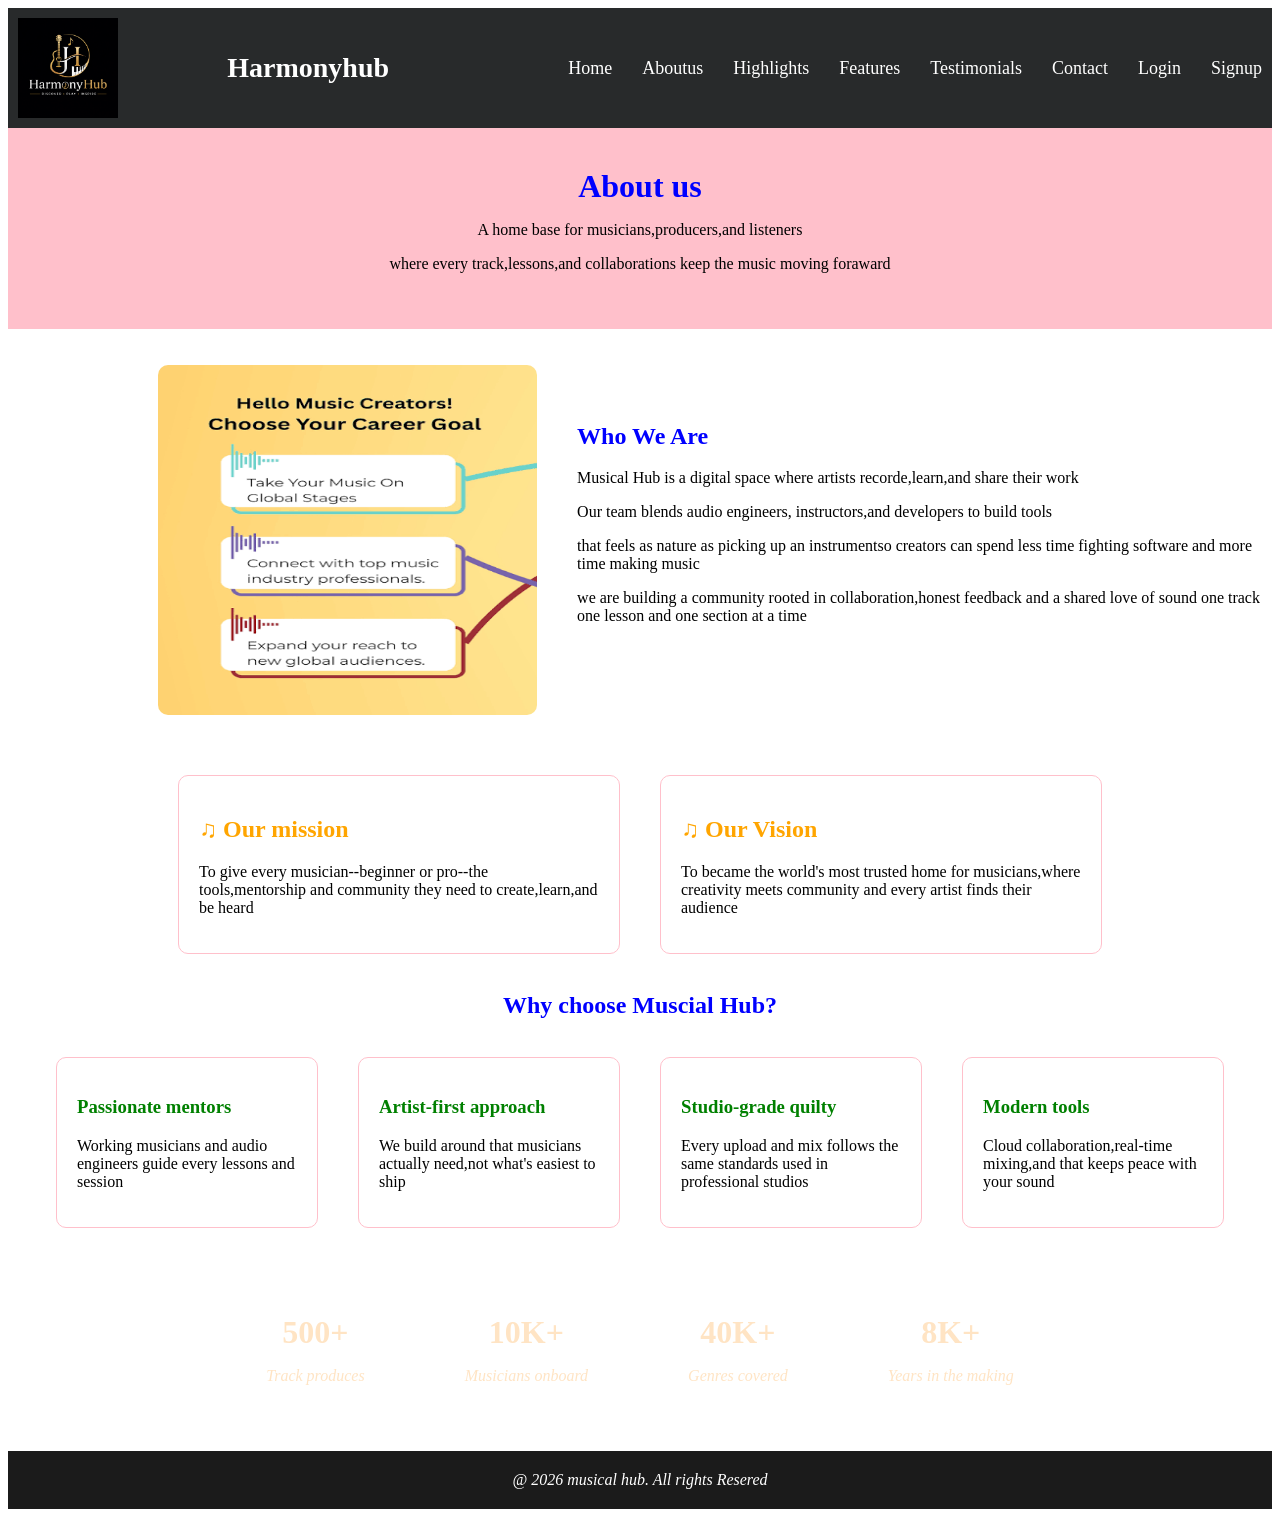
<file: aboutus.html>
<html>
    <head>
        <title>Musical hub</title>
        <style>
            body{
                font-family: Georgia, 'Times New Roman', Times, serif;
            }
            nav{
            background:#282a2b;
            display:flex;
            justify-content:space-between;
            align-items:center;
            padding:10px;
        }

        .logo{
            color:white;
            font-size:28px;
            font-weight:bold;
        }

        nav ul{
            display:flex;
            list-style:none;
        }

        nav ul li{
            margin-left:30px;
        }

        nav ul li a{
            text-decoration:none;
            color:white;
            font-size:18px;
        }

        nav ul li a:hover{
            color:#FFD700;
        }
        .mv-box{
            transition: all 0.3s ease;
            cursor: pointer;
            box-shadow: black;
        }
        .mv-box:hover{
            transform: translateY(-6px);
            box-shadow: 0 8px 20px green;
            border-color: palevioletred;
        }
        .y-box{
            transition: all 0.3s esae;
            cursor: pointer;
            box-shadow: #0A3D62;
        }
        .y-box:hover{
            transform: translateY(-5px);
            box-shadow: 0 8px 20px greenyellow;
            border-color: red;
        }
    
        </style>
    </head>
    <body>



        <nav>
            <div class="logo">
            <img src="HarmonyHub Logo.png" width="100">
</div>

      <div class="logo">Harmonyhub</div>
      <ul>
        <li><a href="index.html">Home</a></li>
           <li><a href="aboutus.html">Aboutus</a></li>
        <li><a href="producthighlights.html">Highlights</a></li>
           <li><a href="features.html">Features</a></li>
        <li><a href="testimonial.html">Testimonials</a></li>
         <li><a href="contact.html">Contact</a></li>
        <li><a href="login.html">Login</a></li>
           <li><a href="signup.html">Signup</a></li>
      </ul>
    </nav>
        <center>
            <div style="background-color: pink; padding: 40px; margin: 0;"><h1 style="color: blue;  margin: 0;">About us</h1>
        <p>A home base for musicians,producers,and listeners</p><p>where every track,lessons,and collaborations keep the music moving foraward</p>
        </div>
    </center>
        <br>
        <br>
        <div style="display: flex; align-items: center; gap: 20px;">
        <img src="hub.png" height="350px" width="500px" alt="image" style="margin-left: 150px; border-radius: 10px; box-shadow: green;">
    <br>
    <br>
    <br>
    <Br>
        <br>
        <div>
        <h2 style="color: blue;">Who We Are</h2>
        <p>Musical Hub is a digital space where artists recorde,learn,and share their work</p>
        <p>Our team blends audio engineers, instructors,and developers to build tools </p>
        <p>that feels as nature as picking up an instrumentso creators can spend 
            less time fighting software and more time making music</p>
        <p>we are building a community rooted in collaboration,honest feedback and a shared love of sound one track one lesson and one section at a time</p>
        <br>
        <br>
        
        </div>
        </div>
        <div style="display: flex; justify-content: center; gap: 40px; flex-wrap: wrap; margin-top: 60px;">
            <div class="mv-box" style="width: 400px; border: 1px solid pink; border-radius: 10px; padding: 20px;">
                <h2 style="color: orange;">&#9835; Our mission</h2>
        <p>To give every musician--beginner or pro--the tools,mentorship and community they need to create,learn,and be heard</p>
        </div>
        <div class="mv-box" style="width: 400px; border: 1px solid pink; border-radius: 10px; padding: 20px;">
                <h2 style="color: orange;"> &#9835; Our Vision</h2>
        <p>To became the world's most trusted home for musicians,where creativity meets community and every artist finds their audience</p>
        </div>
        </div>
        <br>
        <center><h2 style="color: blue;">Why choose Muscial Hub?</h2></center>
        <br>
        <div style="display: flex; justify-content: center; gap: 40px; flex-wrap: wrap; text-align: left;">
            <div  class="y-box" style="width: 220px; border: 1px solid pink; border-radius: 10px; padding: 20px;">
                <h3 style="color: green;">Passionate mentors</h3>
                <p>Working musicians and audio engineers guide every lessons and session</p>
            </div>
             <div  class="y-box" style="width: 220px; border: 1px solid pink; border-radius: 10px; padding: 20px;">
                <h3 style="color: green;">Artist-first approach</h3>
                <p>We build around that musicians actually need,not what's easiest to ship</p>
            </div>
             <div class="y-box" style="width: 220px; border: 1px solid pink; border-radius: 10px; padding: 20px;">
                <h3 style="color: green;">Studio-grade quilty</h3>
                <p>Every upload and mix follows the same standards used in professional studios</p>
            </div>
            <div class="y-box" style="width: 220px; border: 1px solid pink; border-radius: 10px; padding: 20px;">
                <h3 style="color: green;">Modern tools</h3>
                <p>Cloud collaboration,real-time mixing,and that keeps peace with your sound</p>
            </div>
        </div>
        <br>
        <br>
        <div style="background: linear-gradient(120deg,#272727); padding: 50px 20px; display: flex; justify-content: center;gap: 100px; flex-wrap: wrap; text-align: center;">
        <div>
            <h1 style="color: bisque; margin: 0;">500+</h1>
            <p style="color: bisque; font-style: italic;">Track produces</p>

        </div>

        <div>
            <h1 style="color: bisque; margin: 0;">10K+</h1>
            <p style="color: bisque; font-style: italic;">Musicians onboard</p>

        </div>
        <div>
            <h1 style="color: bisque; margin: 0;">40K+</h1>
            <p style="color: bisque; font-style: italic;">Genres covered</p>
</div>
<div>
            <h1 style="color: bisque; margin: 0;">8K+</h1>
            <p style="color: bisque; font-style: italic;">Years in the making</p>
</div>

</div>
<div style="background: #1b1b1b; padding: 20px; text-align: center;">
    <p style="color: white; font-style: italic;margin: 0;">@ 2026 musical hub. All rights Resered</p>
</div>
    

    
        

    </body>
</html>
</file>
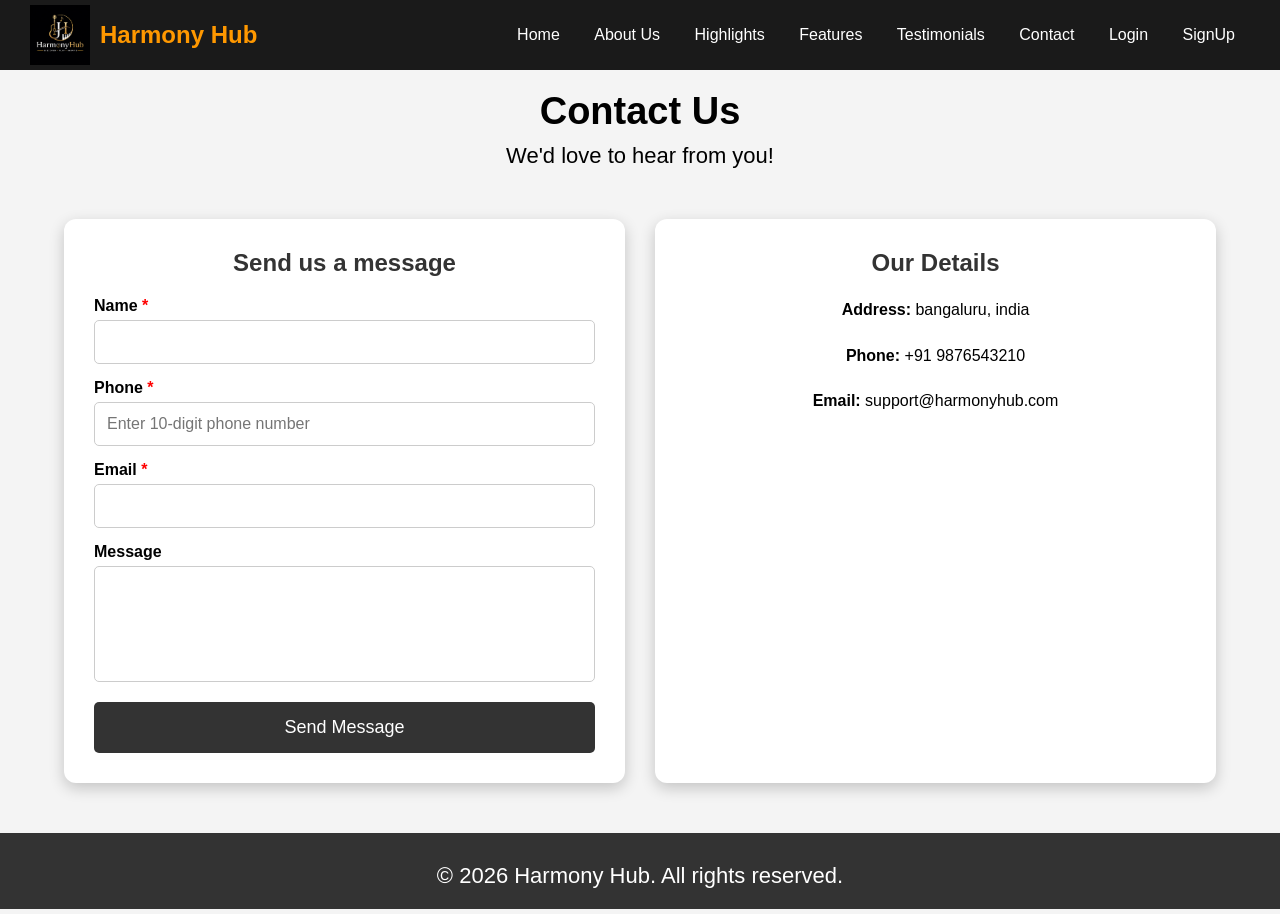
<file: contact.html>
<html>
    <head>
        <meta charset="UTF-8">
        <meta name="viewport" content="width=device-width, initial-scale=1.0">
        <title>Contact Us</title>
        <style>
            *{
                margin: 0;
                padding: 0;
                box-sizing: border-box;
            }
            body{
                font-family: Arial, sans-serif;
                background-color: #f4f4f4;
            }
            header{
                
                padding:0px;
                
                margin-bottom: 20px;
            }
            .navbar{
                background-color: #1a1a1a;
                color:white;
                display: flex;
                justify-content: space-between;
                align-items: center;
                padding: 5px 30px;
                position: sticky;
                top:0;
                z-index: 1000;
                gap:20px;
            }
            
            .menu a{
                color:white;
                text-decoration: none;
                margin: 0 15px;
                font-weight: 500;
            }

            .logo{
                font-size: 24px;
                font-weight: bold;
                color: #ff9800;
                display: flex;
                align-items: center;
                gap:10px;

            }

            .logo img{
                height:60px;
            }

            h1{
                font-size: 38px;
                text-align: center;
            }
            p{
                font-size: 22px;
                margin-top: 10px;
                text-align: center;
            }
            .container{
                width: 90%;
                max-width: 1200px;
                margin: 50px auto;
                display: flex;
                flex-direction: row;
                justify-content: space-between;
                gap: 30px;
                }
            .contact-form{
                width: 50%;
                background:white;
                padding: 30px;
                border-radius: 12px;
                box-shadow: 0 5px 15px rgba(0, 0, 0, 0.2);
            }
            .contact-form h2{
                text-align: center;
                color:#333;
                margin-bottom: 20px;
            }
            label{
                display: block;
                margin-top: 15px;
                font-weight: bold;
            }
            input, textarea{
                width: 100%;
                padding: 12px;
                margin-top: 5px;
                border: 1px solid #ccc;
                border-radius: 5px;
                font-size: 16px;
            }
            textarea{
                resize:none;
            }
            button{
                width: 100%;
                padding: 15px;
                margin-top: 20px;
                background-color: #333;
                color: #fff;
                border: none;
                border-radius: 5px;
                font-size: 18px;
                cursor: pointer;
            }
            button:hover{
                background-color: #555;
            }
            .contact-details{
                width: 50%;
                background:white;
                padding: 30px;
                border-radius: 12px;
                box-shadow: 0 5px 15px rgba(0, 0, 0, 0.2);
            }
            .contact-details h2{
                text-align: center;
                color:#333;
                margin-bottom: 20px;
            }
            .contact-details p{
                font-size: 16px;
                margin-bottom: 20px;
                line-height: 1.6;    
            }
            .contact-details strong{
                font-weight: bold;
            }

            .map{
                width: 100%;
                height: 300px;
                border-radius: 12px;
                margin-top: 20px;
            }
            .map iframe{
                width: 100%;
                height: 100%;
                border: none;
                border-radius: 12px;
            }

            footer{
                background-color: #333;
                color: #fff;
                text-align: center;
                padding: 20px;
                }

        </style>
    </head>
    <body>
        <header>
           <div class="navbar">
           
            <div class="logo">
            <img src="logo.webp" rel="stylesheet"> Harmony Hub </div>
            <div class="menu">
                <a href="index.html">Home</a>
                <a href="aboutus.html"> About Us</a>
                <a href="producthighlights.html">Highlights</a>
                <a href="features.html">Features</a>
                <a href="testimonial.html">Testimonials</a>
                <a href="contact.html">Contact</a>
                <a href="login.html">Login</a>
                <a href="signup.html">SignUp</a>
            </div>
        </div>
  
        </header>
        <h1 class="h1">Contact Us</h1>
            <p class="p">We'd love to hear from you!</p>
        <div class="container">
            <div class="contact-form">
                <h2>Send us a message</h2>
                <form action="submit.html">
                    <label for="name">Name <span style="color: red;">*</span></label>
                    <input type="text" id="name" name="name" required>
                    <label for="phone">Phone <span style="color: red;">*</span></label>
                    <input type="tel" id="phone" name="phone" required pattern="[0-9]{10}" placeholder="Enter 10-digit phone number">
                    <label for="email">Email <span style="color: red;">*</span></label>
                    <input type="email" id="email" name="email" required>
                    <label for="message">Message</label>
                    <textarea id="message" name="message" rows="5"></textarea>
                    <button type="submit">Send Message</button>
                </form>
            </div>
            <div class="contact-details">
                <h2>Our Details</h2>
                <p><strong>Address:</strong> bangaluru, india</p>
                <p><strong>Phone:</strong> +91 9876543210</p>
                <p><strong>Email:</strong> support@harmonyhub.com</p>
                <div class="map">
                    <iframe src="https://www.google.com/maps/embed?pb=!1m18!1m12!1m3!1d3888.1234567890123!2d77.5946!3d12.9716!2m3!1f0!2f0!3f0!3m2!1i1024!2i768!4f13.1!3m3!1m2!1s0x3bae123456789012%3A0x123456789abcdef0!2sBangalore%2C%20Karnataka%2C%20India!5e0!3m2!1sen!2sus!4v1234567890123" allowfullscreen="" loading="fast"></iframe>
            </div>
            </div>
        </div>
        <footer>
            <p>&copy; 2026 Harmony Hub. All rights reserved.</p>
        </footer>
    </body>
</html>
</file>
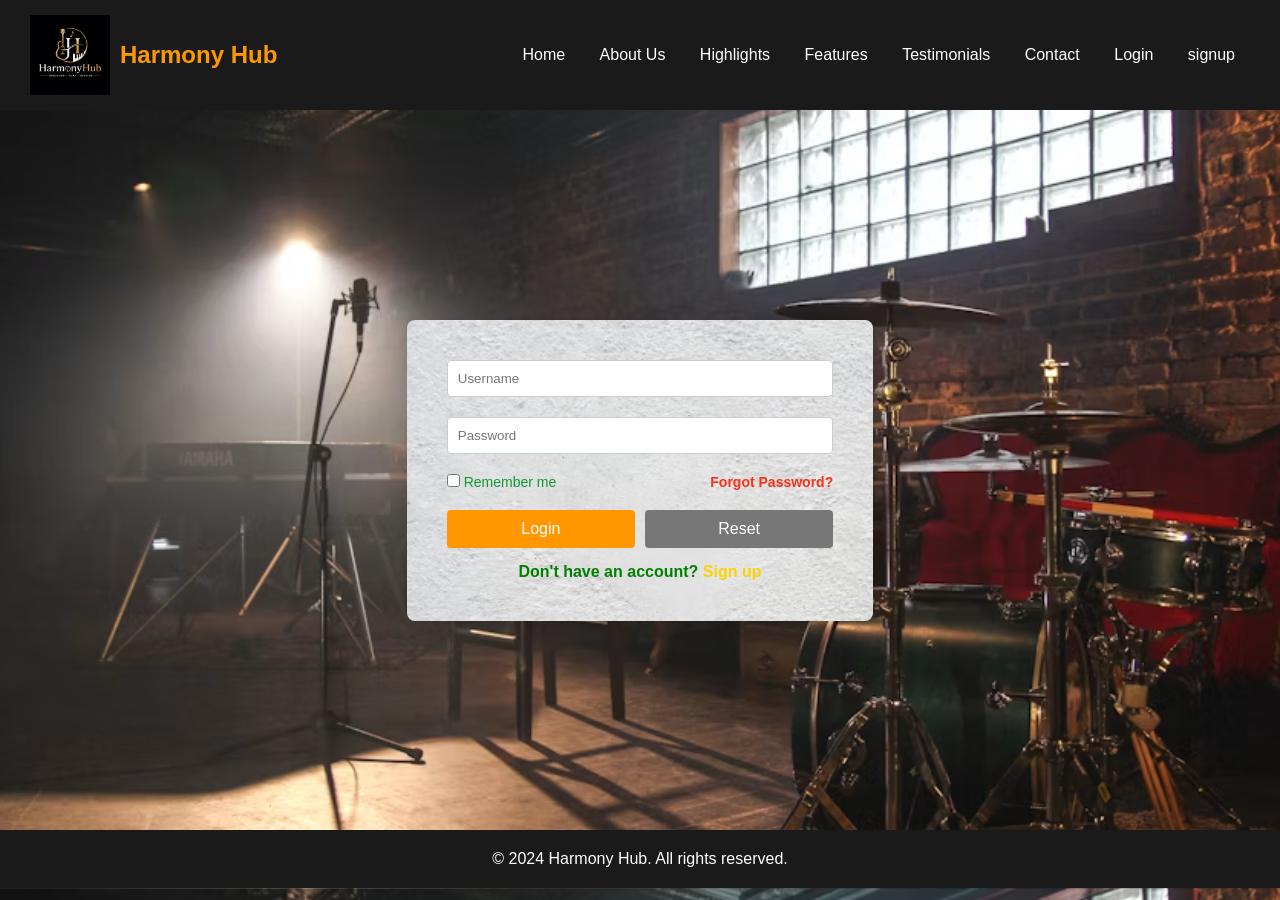
<file: login.html>
<!DOCTYPE html>
<html lang='en'>
<head>
    <meta charset='utf-8'>
    <meta name='viewport' content='width=device-width, initial-scale=1'>
    <title>Page Title</title>
    <style> 
     *{
            margin: 0;
            padding: 0;
            box-sizing: border-box;
        }
        body{
            font-family: Arial, sans-serif;
            background-color: #f4f4f4;
            background-image: url('music.avif');
            background-size: cover;
            background-position: center;
        }
        .login-section{
            display: flex;
            justify-content: center;
            align-items: center;
            height: 80vh;
        }
        form{
            background-color: white;
            background-image: url('music3.avif');
            padding: 40px;
            border-radius: 8px;
            box-shadow: 0 0 10px rgba(0,0,0,0.1);
        }
        input[type="text"], input[type="password"]{
            width: 100%;
            padding: 10px;
            margin-bottom: 20px;
            border: 1px solid #ccc;
            border-radius: 4px;
        }
        button{
            width: 100%;
            padding: 10px;
            background-color: #ff9800;
            border: none;
            color: white;
            font-size: 16px;
            cursor: pointer;
            border-radius: 4px;
        }
        button:hover{
            background-color: #e68900;
        }
        .form-actions{
            display: grid;
            grid-template-columns: 1fr 1fr;
            gap: 10px;
            margin-bottom: 15px;
        }
        .secondary-btn{
            background-color: #777;
        }
        .secondary-btn:hover{
            background-color: #5f5f5f;
        }
        .extra-text{
            text-align: center;
            font-size: 16px;
            font-weight: bold;
            color: green;
            margin-top: 10px;
        }
        .extra-text a{
            color: #f8d406;
            text-decoration: none;
        }
        .extra-text a:hover{
            text-decoration: underline;
        }
        footer{
                text-align:center;
                padding:20px 0;
                background-color:#1a1a1a;
                color:white;
     }
.navbar{
                background-color: #1a1a1a;
                color:white;
                display: flex;
                justify-content: space-between;
                align-items: center;
                padding: 15px 30px;
                position: sticky;
                top:0;
                z-index: 1000;
                gap:20px;
            }
            .remember-me{
                display: flex;
                justify-content: space-between;
                align-items: center;
                font-size: 14px;
                margin-bottom: 20px;
                color: #129934;
            }
            .forgot-password{
                color: #f83319;
                font-weight: bold;
                text-decoration: none;
                font-size: 14px;
            }
            
            .menu a{
                color:white;
                text-decoration: none;
                margin: 0 15px;
                font-weight: 500;
            }

            .logo{
                font-size: 24px;
                font-weight: bold;
                color: #ff9800;
                display: flex;
                align-items: center;
                gap: 10px;
            }
            .logo img{
                width: 80px;
                height: 80px;
            }
            .img{
                width:100%;
                height:100%;
                object-fit:cover;
            }
            

    </style>
</head>
<body >
    <div class="navbar" >
            <div class="logo"><img src="logo1.png" alt="Logo">Harmony Hub</div>
            <div class="menu">
                <a href="index.html">Home</a>
                <a href="aboutus.html"> About Us</a>
                <a href="producthighlights.html">Highlights</a>
                <a href="features.html">Features</a>
                <a href="testimonial.html">Testimonials</a>
                <a href="contact.html">Contact</a>
                <a href="login.html">Login</a>
                <a href="signup.html">signup</a>
            </div> 
            </div>
            <section class="login-section">
                <form>
                    <input type="text" placeholder="Username" required>
                    <input type="password" placeholder="Password" required>
                    <div class="remember-me">
               
                        <label> <input type="checkbox" id="remember"> Remember me</label>
                        <a href="signup.html" class="forgot-password">Forgot Password?</a>

                    </div>
                    <div class="form-actions">
                        <button type="submit">Login</button>
                        <button type="reset" class="secondary-btn">Reset</button>
                    </div>
                    <div class="extra-text">
                        Don't have an account? <a href="signup.html">Sign up</a>
                    </div>
                </form>
            </section>
            <footer>
                <p>&copy; 2024 Harmony Hub. All rights reserved.</p>
            </footer>
</body>
</html>
</file>
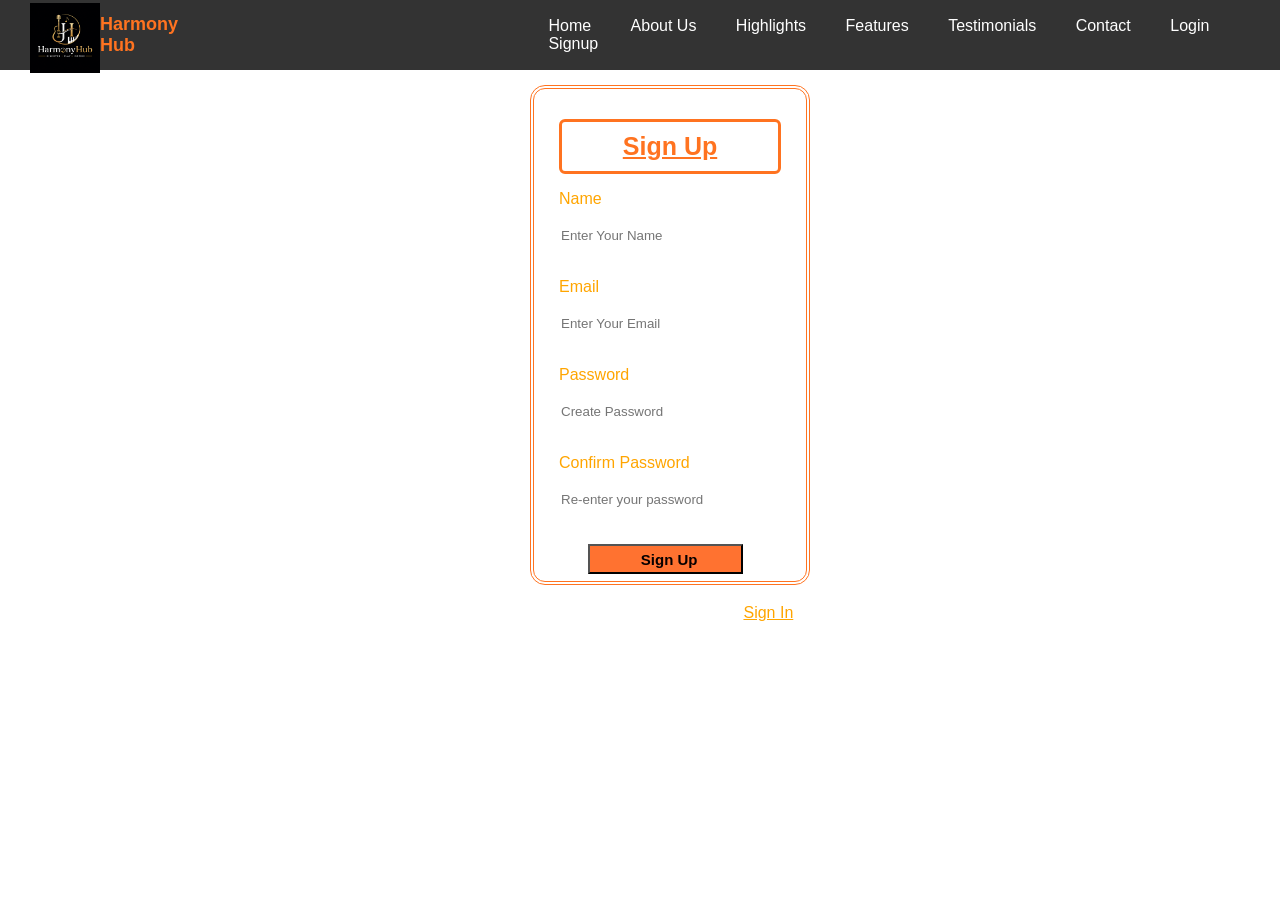
<file: signup.html>
<!DOCTYPE html>
<html lang="en">
    <head>
        <meta charset="UTF-8">
        <meta name="viewport" content="wdth=device-width, initial-scale=1.0">
        <title>HarmonyHub</title>
    </head>
    <style>
        body{
            margin: 0px;
            padding: 0px;
            background: url(https://img.magnific.com/free-photo/drum-kit-dark-background-with-stage-lighting-copy-space_169016-13944.jpg?semt=ais_hybrid&w=740&q=80);
            background-position: center;
            background-size: cover;
            height: 80vh;
            font-family: Arial;
        }

        .signup{
            width: 280px;
            height: 500px;
            background: transparent;
            border: double 4px #ff7320;
            backdrop-filter: blur(20px);
            color: orange;
          
            position: absolute;
           margin-top: 600px;
              margin-left: 500px;
            box-sizing: border-box;
            padding: 30px 25px;
            border-radius: 15px;
        }

        h1{
            padding: 20px;
            text-align: center;
            font-size: 25px;
            color: #ff7320;
            font-weight: bold;
        }

        .h11{
            margin-top: -40px;
            text-decoration: underline;
            border: solid 2px #ff7320;
            border-width: 3px;
        }

        .signup h1{
            background-color: none;
            border-radius: 6px;
            margin: 0px;
            padding: 10px;
        }

        .signup input{
            width: 100%;
            margin-bottom: 14px;
               border: none;
            border-bottom: 2px solid #fff;
            background: transparent;
            color: #fff;
            height: 20px;
        }

  

        .btn{
                font-size: 15px;
            font-weight: 600;
            color:#070000;
            background-color:#ff7230;
            padding-left: 13px;
            height: 30px;
            width: 70%;
            margin-left: 29px;
        }

        .btn:hover{
            animation: 0.4 ease-in-out;
        }

        .i1:hover{
            color: #ff7320;
            background: transparent;
            border-bottom: 2px solid orange;
            border-right: 2px solid orange;
            border-left: 2px solid orange;
            border-bottom-left-radius:4px ;
            border-bottom-right-radius:4px ;
        }
            .i2:hover{
            color: #ff7320;
            background: transparent;
            border-bottom: 2px solid orange;
            border-right: 2px solid orange;
            border-left: 2px solid orange;
            border-bottom-left-radius:4px ;
            border-bottom-right-radius:4px ;
        }

            .i3:hover{
            color: #ff7320;
            background: transparent;
             border-bottom: 2px solid orange;
            border-right: 2px solid orange;
            border-left: 2px solid orange;
            border-bottom-left-radius:4px ;
            border-bottom-right-radius:4px ;
        }

            .i4:hover{
            color: #ff7230;
            background: transparent;
             border-bottom: 2px solid orange;
            border-right: 2px solid orange;
            border-left: 2px solid orange;
            border-bottom-left-radius:4px ;
            border-bottom-right-radius:4px ;
        }

        .bottom-text{
            color: white;
            margin-top: 30px;
            margin-right: -70px;
            margin-left: -10px;
        }

        a{
            color: orange;
            margin-bottom: -40px;
            padding-left: 5px;
        }

        .navbar{
            
                background-color: #333333;
                color:white;
                display: flex;
                justify-content: space-between;
                align-items: center;
                padding: 15px 30px;
                position: sticky;
                top:0;
                z-index: 1000;
                gap:20px;
                height: 40px;
            }
            
            .menu a{
                color:white;
                text-decoration: none;
                margin: 0 15px;
                font-weight: 500;
            }

            
           .logo img{
                padding-top: 10px;
                width: 70px ;
                height: 70px;
                margin-right: -20px;
                color: #ff7320;
            }

            .logoname{
               margin-right: 300px;
              font-size: 18px;
               color: #ff7320;
               font-weight: bold;
            }

            input.error{
                border-bottom: 2px dotted red !important;
            }

            .menu a:hover{
                color: #ff7230;

            }

    </style>
    <body>
         <div class="navbar">
            <div class="logo"> 
                <img src="harmonyhubimg.png"> </div><div class="logoname"><p class="p1">Harmony Hub</p></div>
            <div class="menu">
                <a href="index.html">Home</a>
                <a href="aboutus.html"> About Us</a>
                <a href="producthighlights.html">Highlights</a>
                <a href="features.html">Features</a>
                <a href="testimonial.html">Testimonials</a>
                <a href="contact.html">Contact</a>
                <a href="login.html">Login</a>
                <a href="signup.html">Signup</a>
            </div>
       
        <div class="signup">
            <h1 class="h11">Sign Up </h1>
            <form class="frm" id="signupform" onsubmit="return validateForm()">
                <p>Name</p>
                <input class="i1" type="text" id="name" name="" placeholder="Enter Your Name" required>
                 <p>Email</p>
                <input class="i2" type="email" id="email" name="" placeholder="Enter Your Email" required>
                 <p>Password</p>
                <input class="i3" type="password" id="password" name="" placeholder="Create Password" required>
                 <p>Confirm Password</p>
                <input class="i4" type="password" id="confirmPassword" name="" placeholder="Re-enter your password" required><br>
                <br>
                <button type="submit" class="btn" value="SignUp">Sign Up</button><br>
                
                    <div class="bottom-text"> Already have an account? <a href="login.html">Sign In</a>
              </div>  
                  </form>
                  <script>
                    function validateForm(){

                        let name=document.getElementById("name");
                        let email=document.getElementById("email");
                        let password=document.getElementById("password");
                        let confirmPassword=document.getElementById("confirmPassword");

                        let isValid=true;

                        name.classList.remove("error");
                           email.classList.remove("error");
                              password.classList.remove("error");
                                 confirmPassword.classList.remove("error");
                    
                                 if(name.value.trim()===""){
                                    alert("Enter your name");
                                    name.classList.add("error");
                                    isValid=false;
                                 }

                                  if(email.value.trim()===""){
                                    alert("Enter your email");
                                    email.classList.add("error");
                                    isValid=false;
                                 }

                                  if(password.value.trim()===""){
                                    alert("Enter your password");
                                    password.classList.add("error");
                                    isValid=false;
                                 }

                                  if(confirmPassword.value.trim()===""){
                                    alert("Re-enter your confirmpassword ");
                                    confirmPassword.classList.add("error");
                                    isValid=false;
                                 }

                                 if(isValid ===false){
                                  return false;
                    }

                                 if(password.value !== confirmPassword.value){
                                    alert("Both the passwords are not same!");
                                    password.classList.add("error");
                                     confirmPassword.classList.add("error");
                                     confirmPassword.value="";
                                     return false;
                                 }

                                 alert("Sign Up Successful!");
                                 return true;

                                }

                  </script>
                  
 
        </div>
    </body>
    
</html>
</file>
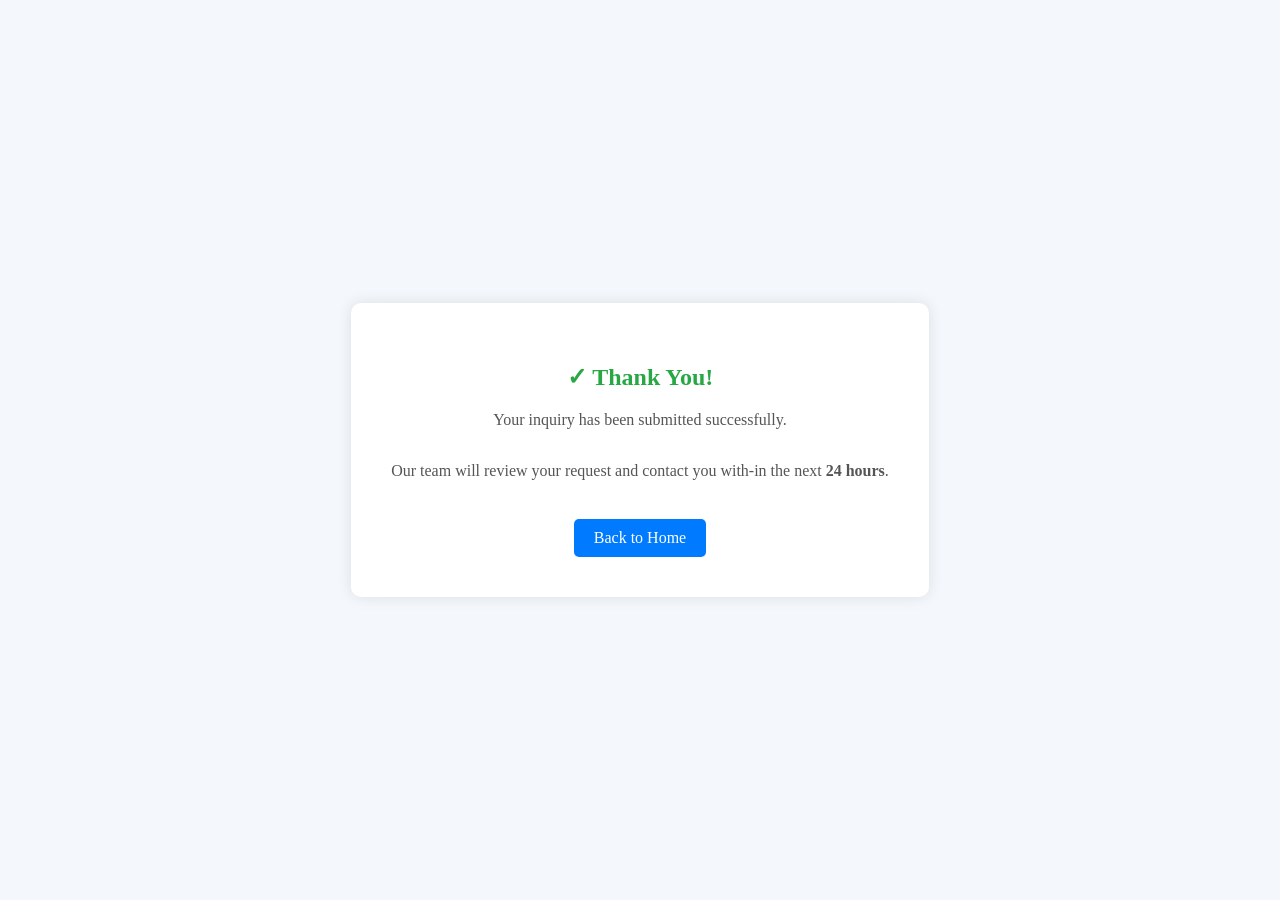
<file: submit.html>
<html>
<head>
    <meta charset="UTF-8">
    <meta name="viewport" content="width=device-width, initial-scale=1.0">
    <title>Inquiry Submitted</title>

    <style>
        body{
            font-family: Georgia, 'Times New Roman', Times, serif;
            background:#f4f7fc;
            display:flex;
            justify-content:center;
            align-items:center;
            height:100vh;
            margin:0;
        }

        .message-box{
            background:#fff;
            padding:40px;
            border-radius:10px;
            box-shadow:0 0 15px rgba(0,0,0,0.1);
            text-align:center;
            max-width:500px;
        }

        h2{
            color:#28a745;
            margin-bottom:15px;
        }

        p{
            color:#555;
            font-size:16px;
            line-height:1.6;
        }

        .button{
            display:inline-block;
            margin-top:20px;
            padding:10px 20px;
            background:#007BFF;
            color:#fff;
            text-decoration:none;
            border-radius:5px;
        }

        .button:hover{
            background:#0056b3;
        }
    </style>
</head>
<body>

<div class="message-box">
    <h2>✓ Thank You!</h2>

    <p>
        Your inquiry has been submitted successfully.
        <br><br>
        Our team will review your request and contact you with-in the next <strong>24 hours</strong>.
    </p>

    <a href="index.html" class="button">Back to Home</a>
</div>

</body>
</html>
</file>
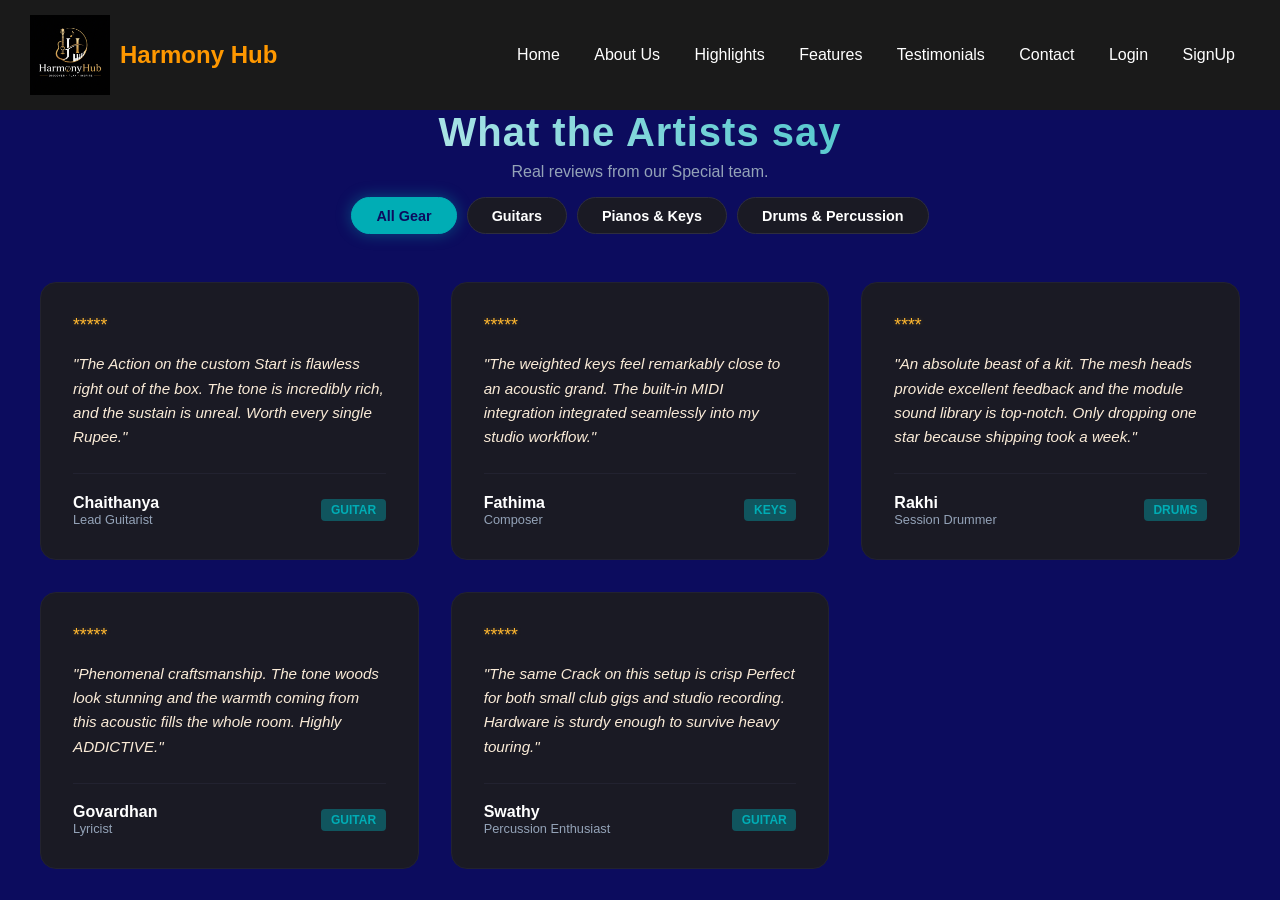
<file: testimonial.html>
<!DOCTYPE html>
<html lang="en">
    <head>
        <meta charset="UTF-8">
        <meta name="viewport" content="device-width, initial-scale=1.0">
        <title>Team Reviews |  SoundWave Instruments</title>
        <style>


            :root {
                --bg-color: #0c0c5e;
                --card-bg: #1a1a24;
                --accent-gold: #ffb830;
                --accent-neon: #00adb5;
                --text-main: #ffffff;
                --text-muted: #94a3b8;
            }

            * {
                margin: 0;
                padding: 0;
                box-sizing: border-box;
                font-family: 'Poppins', sans-serif;
            }

            body {
                background-color: var(--bg-color);
                color: var(--text-main);
                min-height: 100vh;
                padding: 2rem 1rem;
                margin: 0;
                padding: 0;
            }

            .navbar{
                background-color: #1a1a1a;
                color:white;
                display: flex;
                justify-content: space-between;
                align-items: center;
                padding: 15px 30px;
                position: sticky;
                top:0;
                z-index: 1000;
                gap:20px;
                width: 100%;
            }
            
            .menu a{
                color:white;
                text-decoration: none;
                margin: 0 15px;
                font-weight: 500;
            }

            .logo{
                font-size: 24px;
                font-weight: bold;
                color: #ff9800;
                display: flex;
                align-items: center;
                gap:10px;

            }

            .logo img{
                height:80px;
            }

           
           

            .container {
                max-width: 1200px;
                margin: 0 auto;
            }

            header {
                text-align: center;
                margin-bottom: 1rem;
            }

            header h1 {
                font-size: 2.5rem;
                font-weight: 700;
                letter-spacing: 1px;
                margin-bottom: 0.5rem;
                background: linear-gradient(45deg, var(--text-main), var(--accent-neon));
                -webkit-background-clip: text;
                -webkit-text-fill-color: transparent;
            }

            header p {
                color: var(--text-muted);
                font-size: 1rem;
            }

            .filter-controls {
                display: flex;
                justify-content: center;
                gap: 10px;
                margin-bottom: 3rem;
                flex-wrap: wrap;
            }

            .filter-label {
                padding: 0.6rem 1.5rem;
                background: var(--card-bg);
                border: 1px solid #2e2e3e;
                border-radius: 30px;
                cursor: pointer;
                transition: all 0.3s ease;
                font-size: 0.9rem;
                font-weight: 600;
            }

            .filter-label-hover {
                border-color: var(--accent-neon);
                color: var(--accent-neon);
            }

            input[type="radio"] {
                display: none;
            }

            #all:checked ~ .filter-controls label[for="all"],
            #guitars:checked ~ .filter-controls label[for="guitars"],
            #pianos:checked ~ .filter-controls label[for="pianos"],
            #drums:checked ~ .filter-controls label[for="drums"] {
                background: var(--accent-neon);
                color: var(--bg-color);
                border-color: var(--accent-neon);
                box-shadow: 0 0 15px rgba(0, 173, 181, 0.4);
            }

            #guitars:checked ~ .testimonials-grid .testimonials-card:not(.cat-guitars),
            #pianos:checked ~ .testimonials-grid .testimonials-card:not(.cat-pianos),
            #drums:checked ~ .testimonials-grid .testimonials-card:not(.cat-drums) {
                display: none;
            }

            .testimonials-grid {
                display: grid;
                grid-template-columns: repeat(auto-fill, minmax(320px, 1fr));
                gap: 2rem;
            }

            .testimonial-card {
                background: var(--card-bg);
                border-radius: 16px;
                padding: 2rem;
                border: 1px solid #222230;
                display: flex;
                flex-direction: column;
                justify-content: space-between;
                position: relative;
                overflow: hidden;
                transition: transform 0.3s ease, box-shadow 0.3s ease;
            }

            .testimonial-card:hover {
                transform: translate(-5px);
                box-shadow: 0 10px 20px rgba(0, 0, 0, 0.3);
                border-color: #33334d;
            }

            .testimonial-card:before {
                content: "";
                position: absolute;
                top: -20px;
                right: 15px;
                font-size: 8rem;
                color: rgba(255,255,255, 0.03);
                font-family: serif;
                pointer-events: none;
            }

            .rating-stars {
                color: var(--accent-gold);
                margin-bottom: 1rem;
                font-size: 1.1rem;
                text-shadow: 0 0 5px rgba(255, 184, 48, 0.2);
            }

            .review-text {
                color: antiquewhite;
                font-size: 0.95rem;
                line-height: 1.6;
                margin-bottom: 1.5rem;
                font-style: italic;
            }

            .user-profile {
                display: flex;
                align-items: center;
                gap: 1rem;
                border-top: 1px solid #222230;
                padding-top: 1.2rem;
            }

            .user-avatar {
                width: 50px;
                height: 50px;
                border-radius: 50%;
                object-fit: cover;
                border: 2px solid var(--accent-neon);
            }

            .user-info h4 {
                font-size: 1rem;
                font-weight: 600;
            }

            .user-info p {
                font-size: 0.8rem;
                color: var(--text-muted);
            }

            .product-tag {
                margin-left: auto;
                background: rgba(0, 173, 181, 0.4);
                color: var(--accent-neon);
                padding: 0.25rem 0.6rem;
                border-radius: 4px;
                font-size: 0.75rem;
                font-weight: 600;
                text-transform: uppercase;
            }

            @media (max-width: 768px) {
                header h1 { font-size: 2rem; }
                .testimonials-grid { grid-template-columns: 1fr; }
            }
        </style>
    </head>
    <body>
       
        
        <div class="navbar">
           
            <div class="logo">
            <img src="logo.png" rel="stylesheet"> Harmony Hub </div>
            <div class="menu">
                <a href="index.html">Home</a>
                <a href="aboutus.html"> About Us</a>
                <a href="producthighlights.html">Highlights</a>
                <a href="features.html">Features</a>
                <a href="testimonial.html">Testimonials</a>
                <a href="contact.html">Contact</a>
                <a href="login.html">Login</a>
                <a href="signup.html">SignUp</a>
            </div>
        </div>

        <div class="container">

            <input type="radio" id="all" name="instrument-filter" checked>
            <input type="radio" id="guitars" name="instrument-filter">
            <input type="radio" id="pianos" name="instrument-filter">
            <input type="radio" id="drums" name="instrument-filter">

            <header>
                <h1>What the Artists say</h1>
                <p>Real reviews from our Special team.</p>
            </header>

            <div class="filter-controls">
                <label for="all" class="filter-label">All Gear</label>
                <label for="guitars" class="filter-label">Guitars</label>
                <label for="pianos" class="filter-label">Pianos & Keys</label>
                <label for="drums" class="filter-label">Drums & Percussion</label>
            </div>

            <main class="testimonials-grid">

                <div class="testimonial-card cat-guitars">
                    <div class="rating-stars">*****</div>
                    <p class="review-text">"The Action on the custom Start is flawless right out of the box. The tone is incredibly rich, and the sustain is unreal. Worth every single Rupee."</p>
                    <div class="user-profile">

                        <div class="user-info">
                             <h4>Chaithanya</h4>
                             <p>Lead Guitarist</p>
                        </div>
                         <span class="product-tag">Guitar</span>
                    </div>
                </div> 

                <div class="testimonial-card cat-pianos">
                    <div class="rating-stars">*****</div>
                    <p class="review-text">"The weighted keys feel remarkably close to an acoustic grand. The built-in MIDI integration integrated seamlessly into my studio workflow."</p>
                    <div class="user-profile">

                        <div class="user-info">
                             <h4>Fathima</h4>
                             <p>Composer</p>
                        </div>
                         <span class="product-tag">Keys</span>
                    </div>
                </div> 

                <div class="testimonial-card cat-drums">
                    <div class="rating-stars">****</div>
                    <p class="review-text">"An absolute beast of a kit. The mesh heads provide excellent feedback and the module sound library is top-notch. Only dropping one star because shipping took a week."</p>
                    <div class="user-profile">

                        <div class="user-info">
                             <h4>Rakhi</h4>
                             <p>Session Drummer</p>
                        </div>
                         <span class="product-tag">Drums</span>
                    </div>
                </div> 

                <div class="testimonial-card cat-guitars">
                    <div class="rating-stars">*****</div>
                    <p class="review-text">"Phenomenal craftsmanship. The tone woods look stunning and the warmth coming from this acoustic fills the whole room. Highly ADDICTIVE."</p>
                    <div class="user-profile">

                        <div class="user-info">
                             <h4>Govardhan</h4>
                             <p>Lyricist</p>
                        </div>
                         <span class="product-tag">Guitar</span>
                    </div>
                </div> 

                <div class="testimonial-card cat-drums">
                    <div class="rating-stars">*****</div>
                    <p class="review-text">"The same Crack on this setup is crisp Perfect for both small club gigs and studio recording. Hardware is sturdy enough to survive heavy touring."</p>
                    <div class="user-profile">

                        <div class="user-info">
                             <h4>Swathy</h4>
                             <p>Percussion Enthusiast</p>
                        </div>
                         <span class="product-tag">Guitar</span>
                    </div>
                </div> 
            </main>
        </div>
    </body>
</html>
</file>
